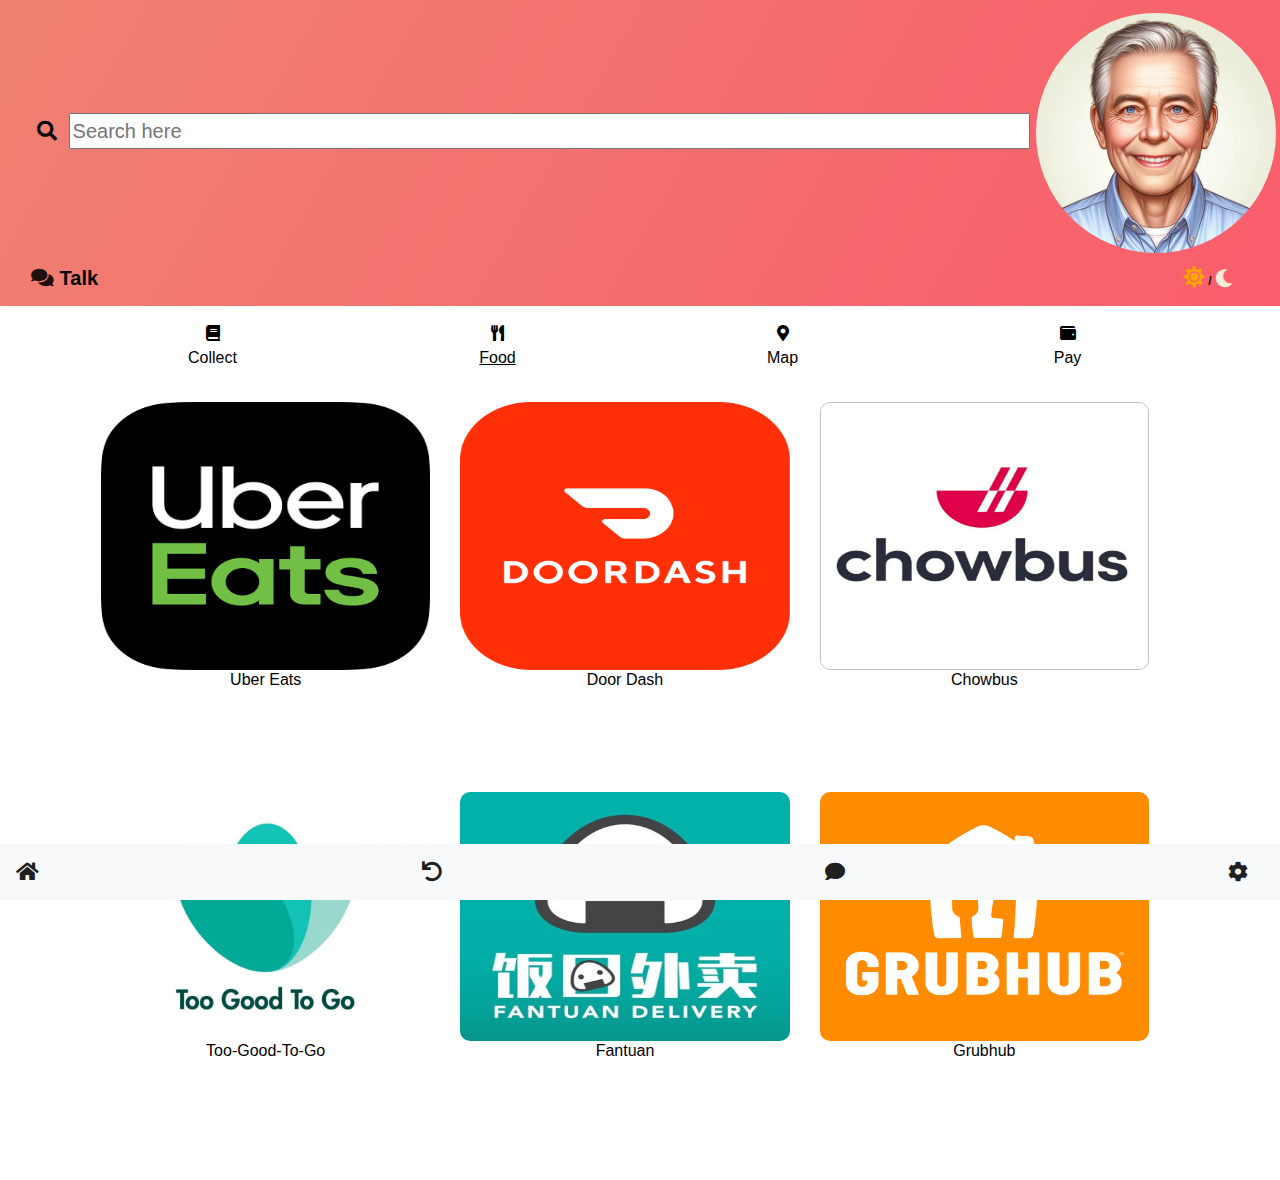
<file: index.html>
<!DOCTYPE html>
<html lang="en">

<head>
  <meta charset="UTF-8">
  <title>Home Page</title>
  <meta name="viewport" content="width=device-width, initial-scale=1">

  <link rel="stylesheet" href="https://stackpath.bootstrapcdn.com/bootstrap/4.5.2/css/bootstrap.min.css">

  <link rel="stylesheet" href="https://cdnjs.cloudflare.com/ajax/libs/font-awesome/5.15.1/css/all.min.css">

  <link rel="stylesheet" href="mainLayout.css">
</head>



<body>
  <section class="gradient-background" id="top-area">
    <div class="container-fluid">
      <!-- top nav -->
      <nav class="navbar navbar-light">
        <div class="navbar-brand">
          <button onclick="search()" style="background: none; border: none; cursor: pointer;">
            <i class="fa fa-search"></i>
          </button>
          <input type="text" id="Search" placeholder="Search here" style="width: 80%;">
          <img src="img/profit.png" height="50%" width="20%" id="teacher">
        </div>

        <div class="navbar-brand">
          <i class="fas fa-comments"></i>
          <span id="talkButton"
            style="font-weight:bold; cursor: pointer; color: #000000; text-decoration: none;">Talk</span>
          <div id="Response"></div>
        </div>

        <div class="navbar-brand">
          <a href="#" id="modeToggle" style="font-size:12px; cursor:pointer; color:inherit; text-decoration:none;">
            <i class="fas fa-sun" style="font-size:22px; color:orange;"></i>
            <span style="font-weight:bold;">/</span>
            <i class="fas fa-moon" style="font-size:18px; color:antiquewhite;"></i>
          </a>
          <div id="mode"></div>
        </div>
      </nav>
    </div>
  </section>

  <!-- service icon -->
  <section id="mid-area">
    <div class="container">
      <div class="row text-center mt-3 ">
        <div class="col" id="collectIcon">
          <i class="fa fa-book"></i>
          <p id="collect">Collect</p>
        </div>

        <div class="col" id="foodIcon">
          <i class="fa fa-utensils"></i>
          <p id="Food" class="underline">Food</p>
        </div>
        <div class="col" id="mapIcon">
          <i class="fa fa-map-marker-alt"></i>
          <p id="Map">Map</p>
        </div>
        <div class="col" id="payIcon">
          <i class="fa fa-wallet"></i>
          <p id="Pay">Pay</p>
        </div>
      </div>


      <!--collect-->
      <div class="col" id="collectContainer" style="display: none; border: 2px solid #000;">
        <div>
          <!-- 添加一个删除按钮 -->
          <button onclick="openConfirmModal()" style="background: none; border: none; cursor: pointer; float: right;">
            <i class="fa fa-trash" style="color: red;"></i>
          </button>
          
          <h5 class="card-title">Coupon Calculation</h5>
          <p id="userName1">User's Name</p>
          <p id="questionContent1">User's Question Content</p>
          <i id="cancellike" class="fa fa-book" style="color: red;"></i>
          <span id="likeCount1">0</span>
          <i class="far fa-comment"></i>
          <span id="commentCount1">0</span>
          <i class="far fa-eye"></i>
          <span id="viewCount1">0</span>
        </div>
      </div>
      <!--collect end-->

      <!-- 模态框开始 -->
      <div class="modal fade" id="confirmModal" tabindex="-1" role="dialog" aria-labelledby="confirmModalLabel" aria-hidden="true">
        <div class="modal-dialog modal-dialog-centered" role="document">
          <div class="modal-content">
            <div class="modal-header">
              <h5 class="modal-title" id="confirmModalLabel">Confirmation</h5>
              <button type="button" class="close" data-dismiss="modal" aria-label="Close">
                <span aria-hidden="true">&times;</span>
              </button>
            </div>
            <div class="modal-body">
              Are you sure you want to delete this item?
            </div>
            <div class="modal-footer">
              <button type="button" class="btn btn-secondary" data-dismiss="modal">Cancel</button>
              <button type="button" class="btn btn-danger" onclick="deleteCollectItem()">Delete</button>
            </div>
          </div>
        </div>
      </div>
      <!-- 模态框结束 -->

      <!-- food icon -->
      <div class="mt-3" id="foodServiceList">
        <div class="container row mt-3 px-3">
          <div class="col-4 text-center" id="uber">
            <!-- <button type="button" onclick="loadDoc()"> -->
            <a href="uber_eats.html">
              <img src="img/uber eats.png" class="img-icon" alt="Button Image" style="width: 100%; height: 75%;">
            </a>
              <!-- Uber Eats</button> -->

              <h6>Uber Eats</h6>
           
          </div>

          <div class="col-4 text-center">
            <a href="another_page.html">
              <img src="img/doordash.png" class="img-icon" alt="Button Image" style="width: 100%; height: 75%;">

            </a>
            <h6>Door Dash</h6>
          </div>

          <div class="col-4 text-center">
            <a href="another_page.html">
              <img src="img/chowbus.png" class="img-icon" alt="Button Image"
                style="width: 100%; height: 75%;border: 0.2px solid rgba(128, 128, 128, 0.5);">

            </a>
            <h6>Chowbus</h6>
          </div>
        </div>

        <div class="container row mt-3 px-3 py-3">
          <div class="col-4 text-center">
            <a href="another_page.html">
              <img src="img/too-good-to-go.png" class="img-icon" alt="Button Image" style="width: 100%; height: 70%;">

            </a>
            <h6>Too-Good-To-Go</h6>
          </div>

          <div class="col-4 text-center">
            <a href="another_page.html">
              <img src="img/fantuan.png" class="img-icon" alt="Button Image" style="width: 100%; height: 70%;">

            </a>
            <H6>Fantuan</H6>
          </div>

          <div class="col-4 text-center">
            <!-- <h5 class="card-title">Grub Hub</h5> -->
            <a href="another_page.html">
              <img src="img/grubhub.png" class="img-icon" alt="Button Image" style="width: 100%; height: 70%;">

            </a>
            <h6>Grubhub</h6>
          </div>
        </div>
      </div>
      <!--foodlist end-->

      <!--maplist-->
      <div class="container">
        <div class="row mt-3" id="mapPage" style="display: none;">
          <div class="container row mt-3 px-3">
            <div class="col-4 text-center">
              <a href="another_page.html">
                <img src="img/apple map.png" class="img-icon" alt="Button Image" style="width: 100%; height: 75%;">
              </a>
              <h6>Apple Map</h6>
            </div>

            <div class="col-4 text-center">
              <a href="google_maps.html">
                <img src="img/google map.png" class="img-icon" alt="Button Image" style="width: 100%; height: 75%;">

                <h6>Google Map</h6>
              </a>
            </div>

            <div class="col-4 text-center">
              <a href="another_page.html">
                <img src="img/waze-logo.png" class="img-icon" alt="Button Image" style="width: 100%; height: 75%;">
              </a>
              <h6>Waze Map</h6>
            </div>
          </div>

          <div class="container row mt-3 px-3 py-3">
            <div class="col-4 text-center">
              <a href="another_page.html">
                <img src="img/baidu_icon.png" class="img-icon" alt="Button Image" style="width: 100%; height: 70%;">
              </a>
              <h6>Baidu Map</h6>
            </div>

            <!-- The following two divs are placeholders for additional content if needed, matching the layout of the first block -->
            <div class="col-4 text-center">
              <!-- Placeholder for additional content -->
            </div>

            <div class="col-4 text-center">
              <!-- Placeholder for additional content -->
            </div>
          </div>
        </div>
      </div>
      <!--map end-->


      <!--paylist-->
      <div class="container">
        <div class="row mt-3" id="payPage" style="display: none;">
          <div class="container row mt-2 px-3">
            <div class="col-4 text-center">
              <a href="#">
                <img src="img/applepay.png" class="img-icon" alt="Apple Pay" style="width: 100%; height: 75%;">
              </a>
              <h6>Apple Pay</h6>
            </div>

            <div class="col-4 text-center">
              <a href="#">
                <img src="img/googlepay.png" class="img-icon" alt="Google Pay" style="width: 100%; height: 75%;">
              </a>
              <h6>Google Pay</h6>
            </div>

            <div class="col-4 text-center">
              <a href="#">
                <img src="img/alipay.png" class="img-icon" alt="Alipay" style="width: 100%; height: 75%;">
              </a>
              <h6>Alipay</h6>
            </div>
          </div>

          <div class="container row mt-0 px-3 py-3">
            <div class="col-4 text-center">
              <a href="#">
                <img src="img/paypal.png" class="img-icon" alt="Paypal"
                  style="width: 100%; height: auto; border: 0.2px solid rgba(128, 128, 128, 0.5);">
              </a>
              <h6>Paypal</h6>
            </div>
            <!-- The following two divs are placeholders in case you want to add more payment options -->
            <div class="col-4 text-center">
              <!-- Placeholder for another payment option -->
            </div>
            <div class="col-4 text-center">
              <!-- Placeholder for another payment option -->
            </div>
          </div>
        </div>
      </div>
      <!--paylist end-->
    </div>
  </section>

  <section class="footer">
    <div class="row mt-3">
      <!-- bottom nav -->
      <nav class="navbar fixed-bottom navbar-light bg-light">
        <a class="navbar-brand" href="index.html"><i class="fa fa-home"></i></a>
        <a class="navbar-brand" href="history.html"><i class="fa fa-undo"></i></a>
        <a class="navbar-brand" href="#"><i class="fa fa-comment"></i></a>
        <a class="navbar-brand" href="#"><i class="fa fa-cog"></i></a>
      </nav>
    </div>
  </section>




  <script src="https://code.jquery.com/jquery-3.5.1.slim.min.js"></script>
  <script src="https://cdnjs.cloudflare.com/ajax/libs/popper.js/1.16.0/umd/popper.min.js"></script>
  <script src="https://stackpath.bootstrapcdn.com/bootstrap/4.5.2/js/bootstrap.min.js"></script>
  <script src="main.js"></script>
</body>

</html>
</file>
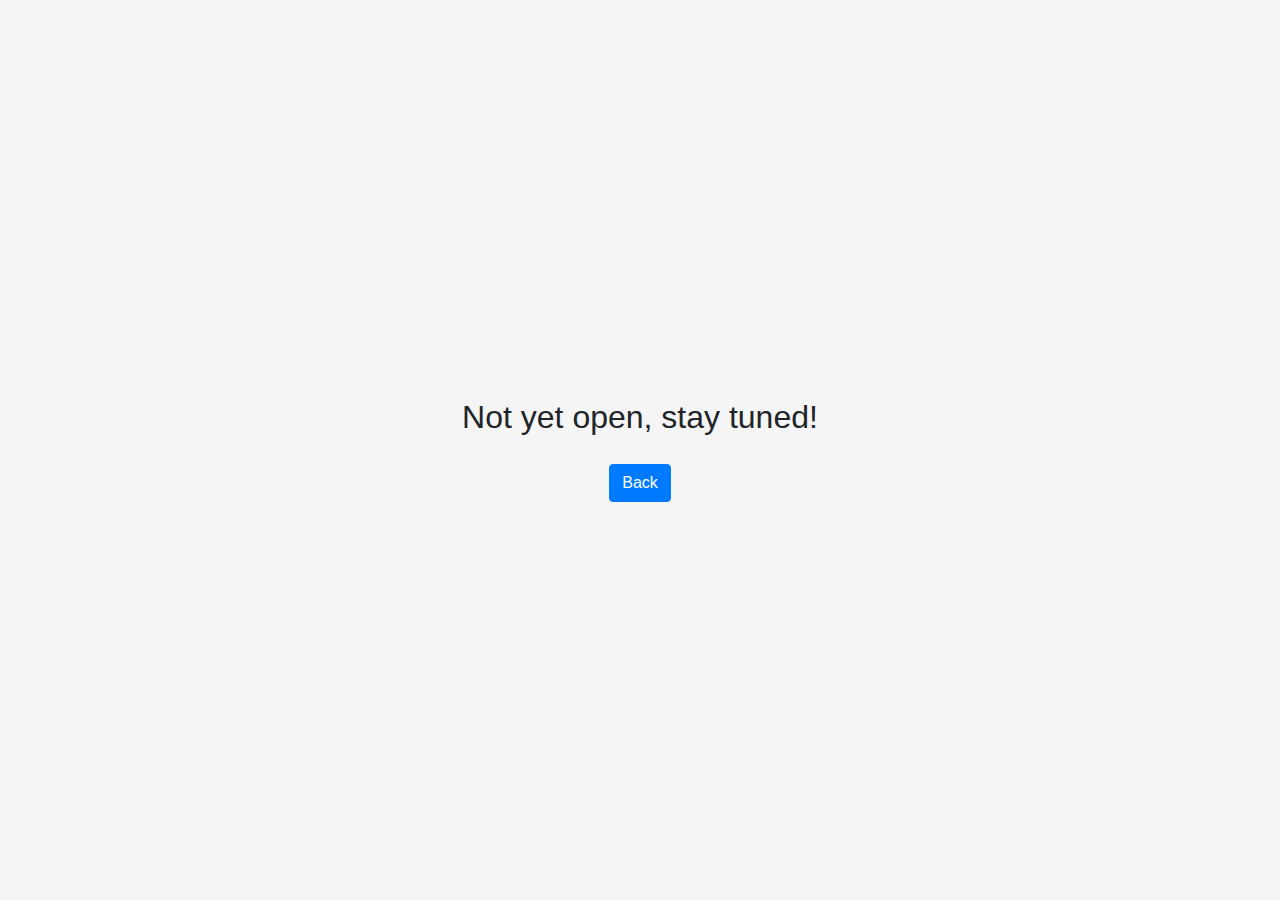
<file: another_page.html>
<!DOCTYPE html>
<html lang="zh-CN">
<head>
  <meta charset="UTF-8">
  <title>Not open</title>
  <meta name="viewport" content="width=device-width, initial-scale=1">
  <link rel="stylesheet" href="https://stackpath.bootstrapcdn.com/bootstrap/4.5.2/css/bootstrap.min.css">
  <style>
    body {
      display: flex;
      justify-content: center;
      align-items: center;
      height: 100vh;
      flex-direction: column;
      background-color: #f5f5f5;
      text-align: center;
    }
    .back-button {
      margin-top: 20px;
    }
  </style>
</head>
<body>

<div>
  <h2>Not yet open, stay tuned!</h2>
  <a href="index.html">
  <button class="btn btn-primary back-button" onclick="history.back()">Back</button>
  </a>
</div>

<script src="https://code.jquery.com/jquery-3.5.1.slim.min.js"></script>
<script src="https://cdnjs.cloudflare.com/ajax/libs/popper.js/1.16.0/umd/popper.min.js"></script>
<script src="https://stackpath.bootstrapcdn.com/bootstrap/4.5.2/js/bootstrap.min.js"></script>
</body>
</html>
</file>
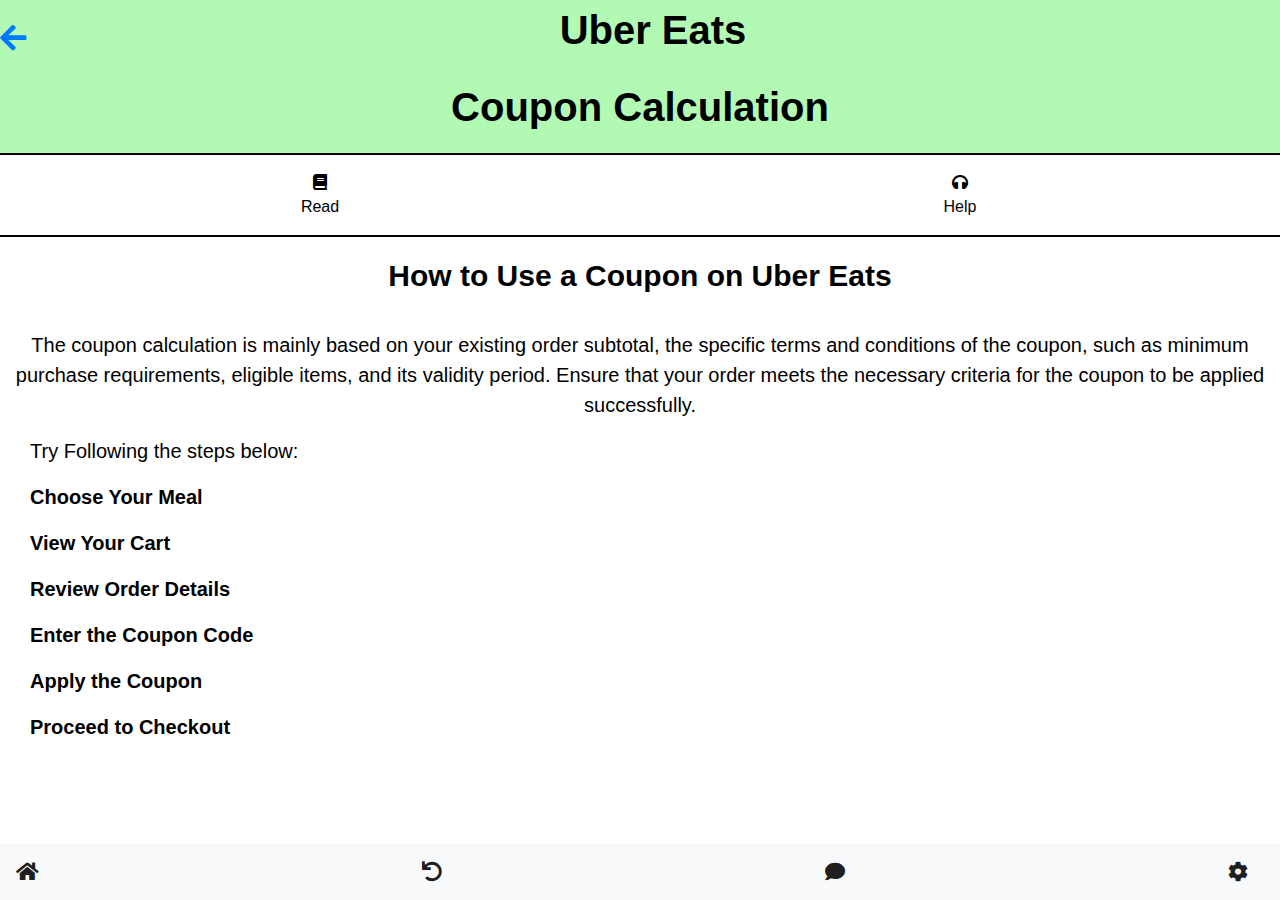
<file: DavidPost.html>
<!DOCTYPE html>
<html lang="en">

<head>
  <meta charset="UTF-8">
  <title>Home Page</title>
  <meta name="viewport" content="width=device-width, initial-scale=1">
  <link rel="stylesheet" href="https://stackpath.bootstrapcdn.com/bootstrap/4.5.2/css/bootstrap.min.css">
  <link rel="stylesheet" href="https://cdnjs.cloudflare.com/ajax/libs/font-awesome/5.15.1/css/all.min.css">
  <link rel="stylesheet" href="mainLayout.css">
  <script src="https://ajax.googleapis.com/ajax/libs/jquery/3.5.1/jquery.min.js"></script>
</head>

<body>
  <div class="container-fluid">
    <!-- Top nav -->
    <div class="row text-center mt-0" style="background-color: #b2fab4;">
      <div class="py-3" style="font-size: 30px;">
        <a href="uber_eats.html?triggerPost=true"><i class="fa fa-arrow-left"></i></a>
      </div>
      <div class="col">
        <p style="font-size: 40px; font-weight: bold;">Uber Eats</p>
      </div>
    </div>

    <div class="row text-center mt-0" style="background-color: #b2fab4;">
      <div class="col">
        <p style="font-size: 40px; font-weight: bold;">Coupon Calculation</p>
      </div>
    </div>


    <!-- Service icon -->
    <div class="row text-center mt-0" style=" border-top: 2px solid #000; border-bottom: 2px solid #000;">
      <!-- Icons as seen on the provided image -->
      <div class="col mt-3">
        <i class="fa fa-book"></i>
        <p>Read</p>
      </div>
      <div class="col mt-3">
        <i class="fa fa-headphones"></i>
        <p>Help</p>
      </div>
    </div>

    <!-- Step 1 description -->
    <!-- Text Centered in its own row -->
    <div class="row mt-3 text-center">
      <div class="col">
        <p style="font-size: 30px; font-weight: bold;">How to Use a Coupon on Uber Eats</p>
      </div>
    </div>
    
    <div class="row mt-3 text-center">
      <div class="col">
        <p style="font-size: 20px;">The coupon calculation is mainly based on your existing order subtotal, the specific terms and conditions of the coupon, such as minimum purchase requirements, eligible items, and its validity period. Ensure that your order meets the necessary criteria for the coupon to be applied successfully.</p>
      </div>
    </div>
    <div class="col">
      <p style="font-size: 20px;">Try Following the steps below:</p>
    </div>
    <div class="col">
      <p style="font-size: 20px;font-weight: bold;">Choose Your Meal</p>
    </div>
    <div class="col">
      <p style="font-size: 20px;font-weight: bold;">View Your Cart</p>
    </div>
    <div class="col">
      <p style="font-size: 20px;font-weight: bold;">Review Order Details</p>
    </div>
    <div class="col">
      <p style="font-size: 20px;font-weight: bold;">Enter the Coupon Code</p>
    </div>
    <div class="col">
      <p style="font-size: 20px;font-weight: bold;">Apply the Coupon</p>
    </div>
    <div class="col">
      <p style="font-size: 20px;font-weight: bold;">Proceed to Checkout</p>
    </div>


    <div class="row justify-content-center mt-3" id="ButtonRow" style="padding-bottom: 80px;">
    </div>



    <!-- Bottom nav -->
    <nav class="navbar fixed-bottom navbar-light bg-light">
      <a class="navbar-brand" href="index.html"><i class="fa fa-home"></i></a>
      <a class="navbar-brand" href="history.html"><i class="fa fa-undo"></i></a>
      <a class="navbar-brand" href="#"><i class="fa fa-comment"></i></a>
      <a class="navbar-brand" href="#"><i class="fa fa-cog"></i></a>
    </nav>

  </div>
</body>

</html>
</file>
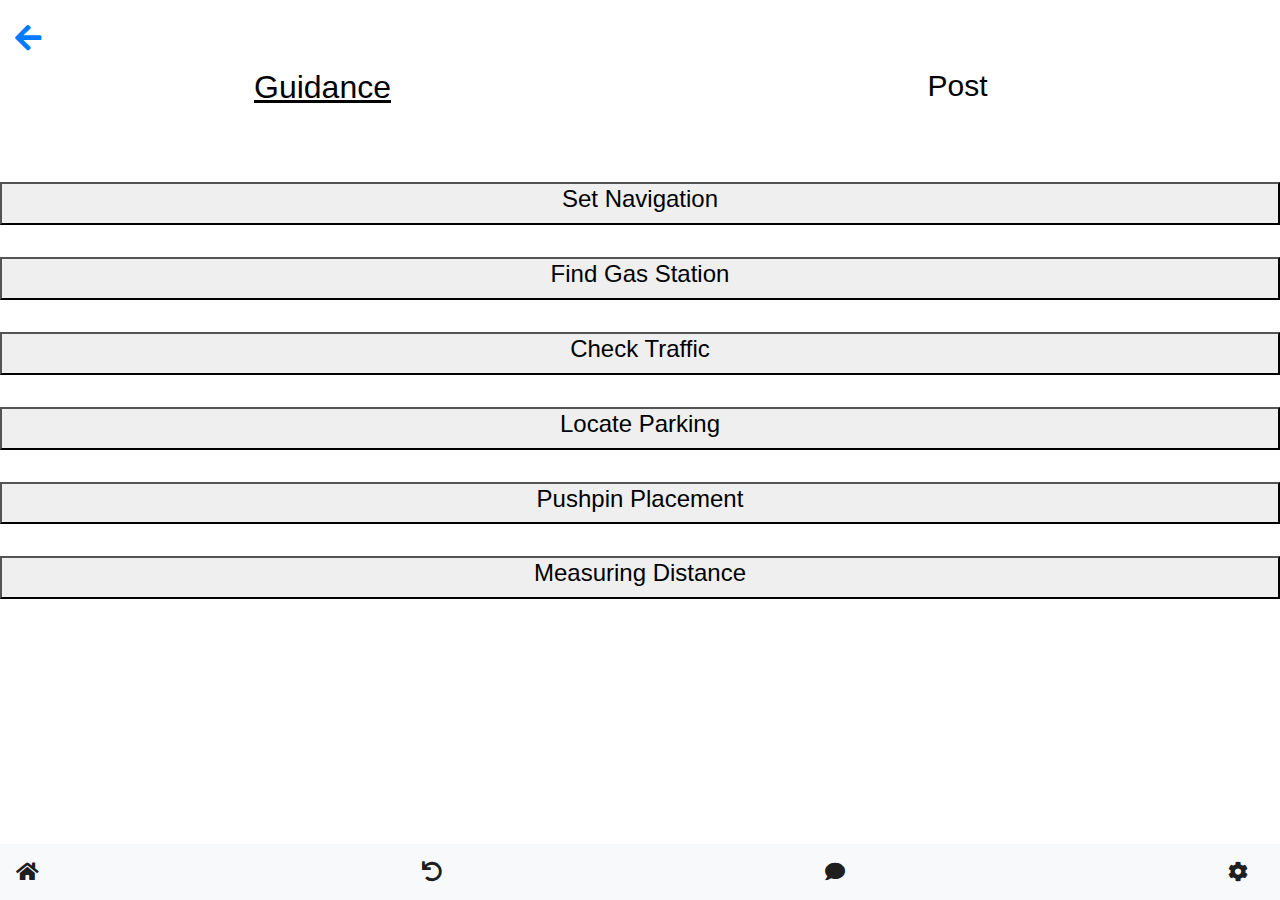
<file: google_maps.html>
<!DOCTYPE html>
<html lang="en">

<head>
  <meta charset="UTF-8">
  <title>Home Page</title>
  <meta name="viewport" content="width=device-width, initial-scale=1">

  <link rel="stylesheet" href="https://stackpath.bootstrapcdn.com/bootstrap/4.5.2/css/bootstrap.min.css">

  <link rel="stylesheet" href="https://cdnjs.cloudflare.com/ajax/libs/font-awesome/5.15.1/css/all.min.css">

  <link rel="stylesheet" href="mainLayout.css">
</head>
  <style>

    /* 上部分样式 */
    .top {
      background-color: #eee;
      color: #333;
      padding: 20px;
    }

    /* 上中部分样式 */
    .top-middle {
      white-space: nowrap; /* 防止文本换行 */
      overflow-x: auto; /* 允许横向滚动 */
      background-color: #fff;
      padding: 20px;
    }

    /* 下中部分样式 */
    .bottom-middle {
      max-height: 300px; /* 设置下中部分的最大高度，使其可垂直滚动 */
      overflow-y: auto; /* 允许垂直滚动 */
      background-color: #fff;
      padding: 20px;
    }

    /* 下部分样式 */
    .bottom {
      background-color: #fff;
      color: #fff;
      padding: 20px;
    }
  </style>
</head>

<body>
  <section class="gradient-background">

    </section>

    <div class="top-middle" style="position: relative;">
      <!-- 返回图标 -->
      <div class="py-3" style="position: absolute; left: 15px; top: 0px; font-size: 30px;">
        <a href="index.html"><i class="fa fa-arrow-left"></i></a>
      </div>

      <!-- 服务图标 -->
      <div class="row text-center mt-3 py-3">
        <div class="col py-3">
          <h2 id="Guidance" class="underline">Guidance</h2>
        </div>
        
        <div class="col py-3">
          <h2 id="Post" style="font-size: 30px;">Post</h2>
        </div>
      </div>
    </div>

    <!--Guidance  -->
    <div class="col-mt-4" id="Guidance_page">
      <div class="col-mt-4 text-center py-3">
        <a href="another_page.html">
          <button style="width: 100%;">
            <h4>Set Navigation</h4>
          </button>
        </a>
      </div>
  
      <div class="col-mt-4 text-center py-3">
        <a href="another_page.html">
          <button style="width: 100%;">
            <h4>Find Gas Station</h4>
          </button>
        </a>
      </div>
      
      <div class="col-mt-4 text-center py-3">
        <a href="another_page.html">
          <button style="width: 100%;">
            <h4>Check Traffic</h4>
          </button>
        </a>
      </div>

      <div class="col-mt-4 text-center py-3">
        <a href="yet_another_page.html">
          <button style="width: 100%;">
            <h4>Locate Parking</h4>
          </button>
        </a>
      </div>

      <div class="col-mt-4 text-center py-3">
        <a href="yet_another_page.html">
          <button style="width: 100%;">
            <h4>Pushpin Placement</h4>
          </button>
        </a>
      </div>

      <div class="col-mt-4 text-center py-3">
        <a href="yet_another_page.html">
          <button style="width: 100%;">
            <h4>Measuring Distance</h4>
          </button>
        </a>
      </div>
      
    </div>

    <div class="col-mt-4 post_card" id="Post_page" style="display: none;">
      <!--Post  -->
      <div class="card-container">
        <div class="card" >
          <div class="card-body">
            <h5 class="card-title">Find a nearby mall</h5>
            <p id="userName">User's Name</p>
            <p id="questionContent">User's Question Content</p>
            <div class="icon-bar">
              <i id="likeIcon" class="fa fa-book"></i> <!-- 图标表示收藏 -->
              <span id="likeCount">0</span> <!-- 显示收藏数量 -->
              <i class="far fa-comment"></i> <!-- 图标表示评论 -->
              <span id="commentCount">0</span> <!-- 显示评论数量 -->
              <i class="far fa-eye"></i> <!-- 图标表示浏览量 -->
              <span id="viewCount">0</span> <!-- 显示浏览量 -->
            </div>
            <a href="user_question_detail.html">Read More</a>
          </div>
        </div>

        

      </div>
      <!--Post  -->
      
      
    </div>
    
  </div>

  <div class="bottom">
    <div class="row mt-3">
      <!-- bottom nav -->
      <nav class="navbar fixed-bottom navbar-light bg-light">
        <a class="navbar-brand" href="index.html"><i class="fa fa-home"></i></a>
        <a class="navbar-brand" href="history.html"><i class="fa fa-undo"></i></a>

        <a class="navbar-brand" href="#" id="PlusIcon" style="display: none;"><i class="fa fa-plus-square"></i></a>
        
        <a class="navbar-brand" href="#"><i class="fa fa-comment"></i></a>
        <a class="navbar-brand" href="#"><i class="fa fa-cog"></i></a>
      </nav>
    </div>
  y</div>



  <script src="https://code.jquery.com/jquery-3.5.1.slim.min.js"></script>
  <script src="https://cdnjs.cloudflare.com/ajax/libs/popper.js/1.16.0/umd/popper.min.js"></script>
  <script src="https://stackpath.bootstrapcdn.com/bootstrap/4.5.2/js/bootstrap.min.js"></script>
  
  <script src="Google_Maps.js"></script>
  
  

  
</body>

</html>
</file>
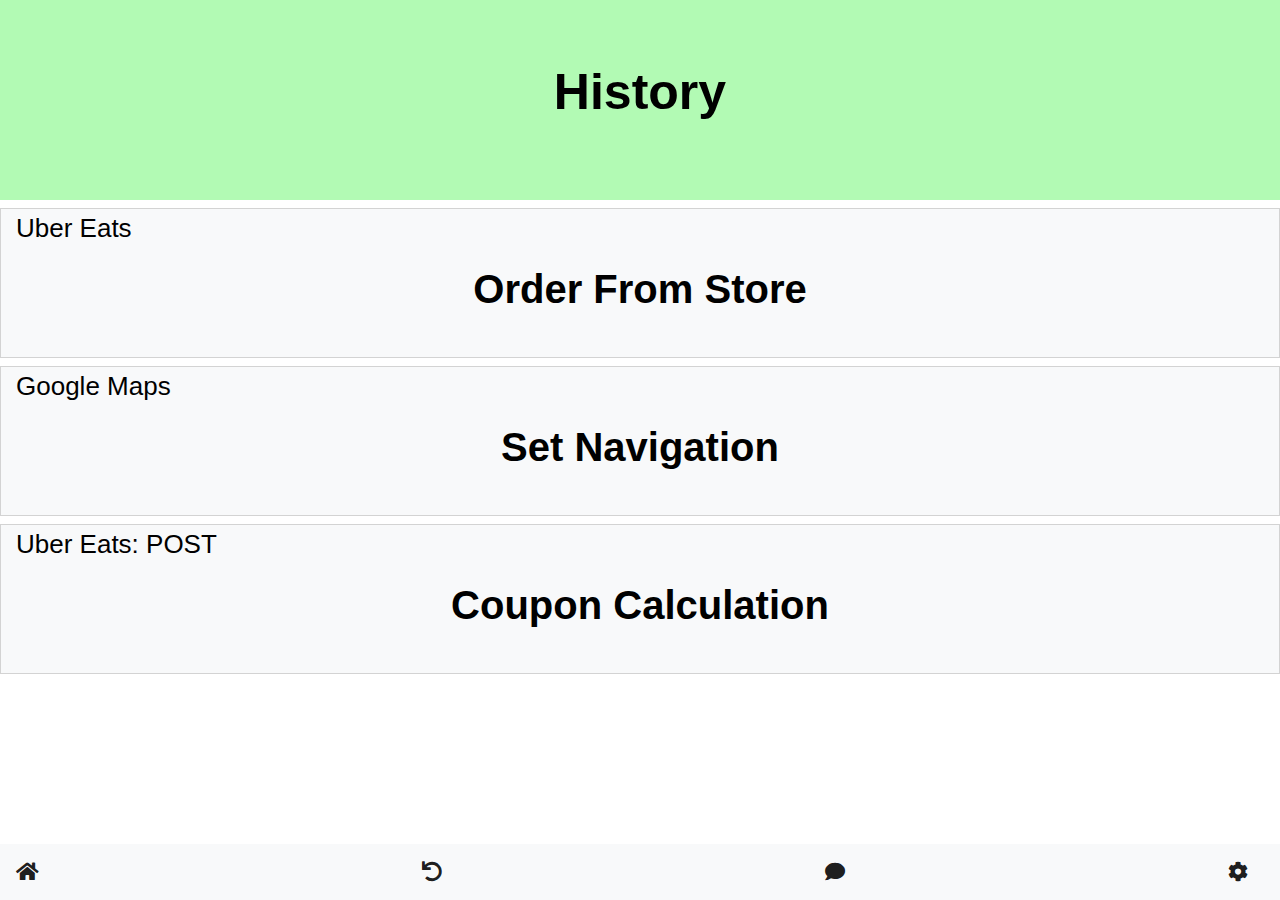
<file: history.html>
<!DOCTYPE html>
<html lang="en">

<head>
  <meta charset="UTF-8">
  <title>Home Page</title>
  <meta name="viewport" content="width=device-width, initial-scale=1">
  <link rel="stylesheet" href="https://stackpath.bootstrapcdn.com/bootstrap/4.5.2/css/bootstrap.min.css">
  <link rel="stylesheet" href="https://cdnjs.cloudflare.com/ajax/libs/font-awesome/5.15.1/css/all.min.css">
  <link rel="stylesheet" href="mainLayout.css">
  <script src="https://ajax.googleapis.com/ajax/libs/jquery/3.5.1/jquery.min.js"></script>
</head>

<body>

  <div class="container-fluid">
    <!-- Top nav -->
    <div class="row mt-0 d-flex align-items-center text-center" style="height: 200px; background-color: #b2fab4;">
      <div class="col">
        <p style="font-size: 50px; font-weight: bold;">History</p>
      </div>
    </div>


    <div class="row mt-2" style="height: 150px; background-color: #f8f9fa; border: 1px solid #d3d3d3; cursor: pointer;"
      onclick="location.href='OrderFromStoreStep.html';">
      <!-- 第一行，左对齐 -->
      <div class="col-12 text-left align-self-start" style="height: 50px;">
        <p class="mb-0" style="font-size: 26px;">Uber Eats</p>
      </div>
      <!-- 第二行，水平居中 -->
      <div class="col-12 text-center" style="height: 100px;">
        <p class="mb-0" style="font-size: 40px; font-weight: bold;">Order From Store</p>
      </div>
    </div>

    <div class="row mt-2" style="height: 150px; background-color: #f8f9fa; border: 1px solid #d3d3d3; cursor: pointer;"
      onclick="location.href='your-link.html';">
      <!-- 第一行，左对齐 -->
      <div class="col-12 text-left align-self-start" style="height: 50px;">
        <p class="mb-0" style="font-size: 26px;">Google Maps</p>
      </div>
      <!-- 第二行，水平居中 -->
      <div class="col-12 text-center" style="height: 100px;">
        <p class="mb-0" style="font-size: 40px; font-weight: bold;">Set Navigation</p>
      </div>
    </div>

    <div class="row mt-2" style="height: 150px; background-color: #f8f9fa; border: 1px solid #d3d3d3; cursor: pointer;"
      onclick="location.href='DavidPost.html';">
      <!-- 第一行，左对齐 -->
      <div class="col-12 text-left align-self-start" style="height: 50px;">
        <p class="mb-0" style="font-size: 26px;">Uber Eats: POST</p>
      </div>
      <!-- 第二行，水平居中 -->
      <div class="col-12 text-center" style="height: 100px;">
        <p class="mb-0" style="font-size: 40px; font-weight: bold;">Coupon Calculation</p>
      </div>
    </div>






    <!-- Bottom nav -->
    <nav class="navbar fixed-bottom navbar-light bg-light">
      <a class="navbar-brand" href="index.html"><i class="fa fa-home"></i></a>
      <a class="navbar-brand" href="history.html"><i class="fa fa-undo"></i></a>
      <a class="navbar-brand" href="#"><i class="fa fa-comment"></i></a>
      <a class="navbar-brand" href="#"><i class="fa fa-cog"></i></a>
    </nav>

  </div>
</body>

</html>
</file>
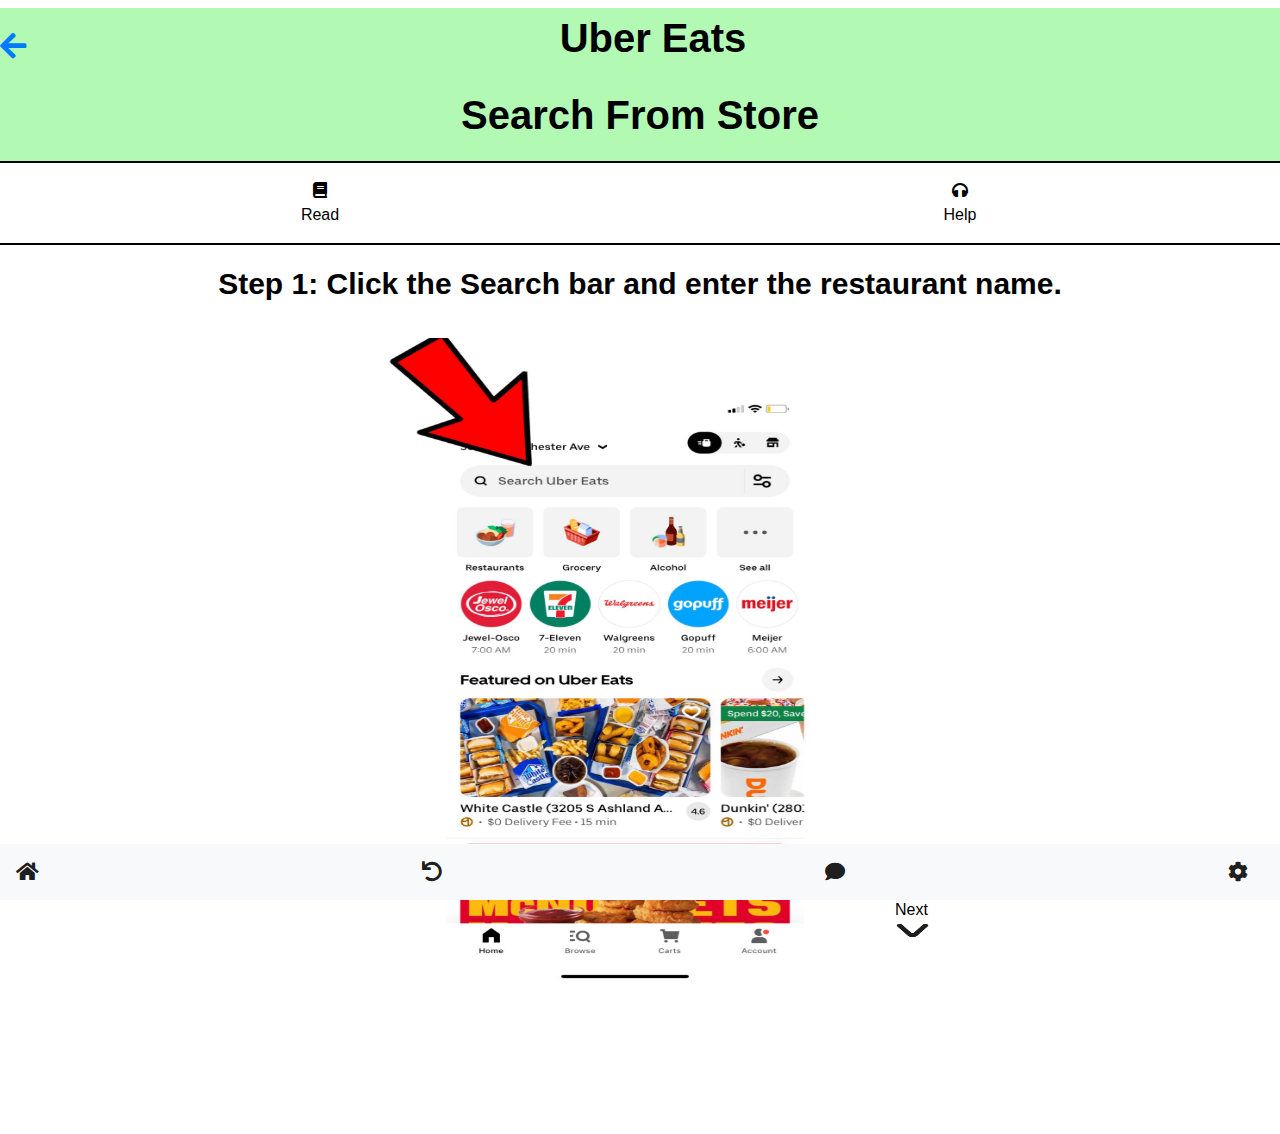
<file: OrderFromStoreStep.html>
<!DOCTYPE html>
<html lang="en">

<head>
  <meta charset="UTF-8">
  <title>Home Page</title>
  <meta name="viewport" content="width=device-width, initial-scale=1">
  <link rel="stylesheet" href="https://stackpath.bootstrapcdn.com/bootstrap/4.5.2/css/bootstrap.min.css">
  <link rel="stylesheet" href="https://cdnjs.cloudflare.com/ajax/libs/font-awesome/5.15.1/css/all.min.css">
  <link rel="stylesheet" href="mainLayout.css">
  <script src="https://ajax.googleapis.com/ajax/libs/jquery/3.5.1/jquery.min.js"></script>
</head>

<body>
  <div class="container-fluid">
    <!-- Top nav -->
    <div class="row text-center mt-2" style="background-color: #b2fab4;">
      <div class="py-3" style="font-size: 30px;">
        <a href="uber_eats.html"><i class="fa fa-arrow-left"></i></a>
      </div>
      <div class="col">
        <p style="font-size: 40px; font-weight: bold;">Uber Eats</p>
      </div>
    </div>

    <div class="row text-center mt-0" style="background-color: #b2fab4;">
      <div class="col">
        <p style="font-size: 40px; font-weight: bold;">Search From Store</p>
      </div>
    </div>


    <!-- Service icon -->
    <div class="row text-center mt-0" style=" border-top: 2px solid #000; border-bottom: 2px solid #000;">
      <!-- Icons as seen on the provided image -->
      <div class="col mt-3">
        <i class="fa fa-book"></i>
        <p>Read</p>
      </div>
      <div class="col mt-3">
        <i class="fa fa-headphones"></i>
        <p>Help</p>
      </div>
    </div>

    <!-- Step 1 description -->
    <!-- Text Centered in its own row -->
    <div class="row mt-3 text-center">
      <div class="col">
        <p id="ChangeableText" style="font-size: 30px; font-weight: bold;">Step 1: Click the Search bar and enter the
          restaurant name.</p>
      </div>
    </div>
    <!-- Image Centered in its own row -->
    <div class="row mt-3 justify-content-center">
      <div class="col-auto">
        <img src="img/Step1.png" id="ChangeableImage" style="width: 500px; height: 700px;">
      </div>
      <div class="col-auto position-relative">
        <div id="prevContent">
        </div>
        <div id="nextContent">
          <img src="img/unnamed.jpg"
            style="cursor: pointer; position: absolute; width: 35px; height: 15px; bottom: 100px; left: 5px;"
            onclick="changePage()">
          <!-- 增加 bottom 值来将文本 "Next" 向上移动 -->
          <p style="position: absolute; bottom: 100px; left: 5px;">Next</p>
        </div>
      </div>
    </div>

    <div class="row justify-content-center mt-3" id="ButtonRow" style="padding-bottom: 80px;">
    </div>



    <!-- Bottom nav -->
    <nav class="navbar fixed-bottom navbar-light bg-light">
      <a class="navbar-brand" href="index.html"><i class="fa fa-home"></i></a>
      <a class="navbar-brand" href="history.html"><i class="fa fa-undo"></i></a>
      <a class="navbar-brand" href="#"><i class="fa fa-comment"></i></a>
      <a class="navbar-brand" href="#"><i class="fa fa-cog"></i></a>
    </nav>

  </div>
</body>

</html>

<script>
  var num = 1;
  function changePage() {
    var image = document.getElementById('ChangeableImage');
    var text = document.getElementById('ChangeableText');
    var prev = document.getElementById('prevContent');
    var next = document.getElementById('nextContent');
    var newSrc = '';
    var newText = '';
    var prevImage = '';
    var nextImage = '';
    switch (num) {
      case 0:
        $('#prevContent').html('');
          newSrc = 'img/Step1.png';
          newText = 'Step 1: Click the Search bar and enter the restaurant name.';
          prevImage = 'img/unnamed.jpg';
          nextImage = 'img/unnamed.jpg';
        break;
      case 1:
        // 设置新图片的路径
        $('#prevContent').html(`
          <img src="img/unnamed.jpg" style="cursor: pointer; position: absolute; width: 35px; height: 15px; top: 20px; left: 5px; transform: rotate(180deg);" onclick="prevPage()">
          <!-- 修改文本内容为 "Prev" 并调整定位 -->
          <p style="position: absolute; top: 34px; left: 7px;">Prev</p>
        `);

          newSrc = 'img/Step2.png';
          newText = 'Step 2: Select a matching restaurant.';
          prevImage = 'img/unnamed.jpg';
          nextImage = 'img/unnamed.jpg';
        break; // 防止后续代码执行
      case 2:
        // 设置新图片的路径
          newSrc = 'img/Step3.png';
          newText = 'Step 3: Scroll down and click on the item you want to order.';
          prevImage = 'img/unnamed.jpg';
          nextImage = 'img/unnamed.jpg';
        break; // 防止后续代码执行
      case 3:
        // 设置新图片的路径
          newSrc = 'img/Step4.png';
          newText = 'Step 4: Click "Add 1 to cart" button below to add this item.';
          prevImage = 'img/unnamed.jpg';
          nextImage = 'img/unnamed.jpg';
        break; // 防止后续代码执行
      case 4:
        // 设置新图片的路径
          newSrc = 'img/Step5.png';
          newText = 'Step 5: Repeat step3 to choose more items or checkout below.';
          prevImage = 'img/unnamed.jpg';
          nextImage = 'img/unnamed.jpg';
        break; // 防止后续代码执行
      case 5:
        // 设置新图片的路径
          newSrc = 'img/Step6.png';
          newText = 'Step 6: Checkout in cart by clicking "Go to checkout".';
          prevImage = 'img/unnamed.jpg';
          nextImage = 'img/unnamed.jpg';
        break; // 防止后续代码执行
      case 6:
        // 设置新图片的路径
          newSrc = 'img/Step7.png';
          newText = 'Step 7: Check that your personal information is correct and click "Next".';
          prevImage = 'img/unnamed.jpg';
          nextImage = 'img/unnamed.jpg';
        break; // 防止后续代码执行
      case 7:
        // 设置新图片的路径
          newSrc = 'img/Step8.jpg';
        image.style.width = '500px';  // 例如 '300px'
        image.style.height = '600px'; // 例如 '400px'
          newText = 'Step 8: Click on "Place order" to complete your order. Congratulations！';
          prevImage = 'img/unnamed.jpg';
          nextImage = 'img/unnamed.jpg';
        $('#ButtonRow').html(`
          <a href="uber_eats.html">
            <div class="col-auto">
              <button type="button" id="prevButton" onclick="ReturnToSearch()">Return to Search</button>
            </div>
          </a>
          <a href="uber_eats.html?triggerPost=true">
            <div class="col-auto">
              <button type="button" id="nextButton">See user's post</button>
            </div>
          </a>
        `);
        $('#nextContent').html('');

    }
    $(image).fadeOut(500, function() {
      // 预加载新图片
      var imgPreload = new Image();
      imgPreload.onload = function() {
        // 当预加载完成后，设置新的src并淡入图片
        image.src = this.src;
        $(image).fadeIn(500);
      };
      // 设置预加载图片的src
      imgPreload.src = newSrc;
    });

    $(next).fadeOut(500, function() {
      // 预加载新图片
      var imgPreload = new Image();
      imgPreload.onload = function() {
        // 设置延迟2秒后再淡入图片
        setTimeout(function() {
          $(next).fadeIn(500);
        }, 2000); // 2000毫秒 = 2秒
      };
      // 设置预加载图片的src
      imgPreload.src = nextImage;
    });

    $(prev).fadeOut(500, function() {
      // 预加载新图片
      var imgPreload = new Image();
      imgPreload.onload = function() {
        // 设置延迟2秒后再淡入图片
        setTimeout(function() {
          $(prev).fadeIn(500);
        }, 2000); // 同样的2秒延迟
      };
      // 设置预加载图片的src
      imgPreload.src = prevImage;
    });

    // 渐变切换文本
    $(text).fadeOut(500, function() {
      text.textContent = newText; // 在淡出完成后更改文本
      $(text).fadeIn(500); // 然后淡入新文本
    });
    num = num + 1;
  }

  function ReturnToSearch() { }


  function prevPage() {
    var image = document.getElementById('ChangeableImage');
    if (num == 8) {
      $('#ButtonRow').html('');
      image.style.width = '500px';
      image.style.height = '700px';
      $('#nextContent').html(`
        <img src="img/unnamed.jpg" style="cursor: pointer; position: absolute; width: 35px; height: 15px; bottom: 100px; left: 5px;" onclick="changePage()">
        <!-- 增加 bottom 值来将文本 "Next" 向上移动 -->
        <p style="position: absolute; bottom: 100px; left: 5px;">Next</p>
      `);
    }
    num = num - 2;
    changePage();
  }

</script>
</file>
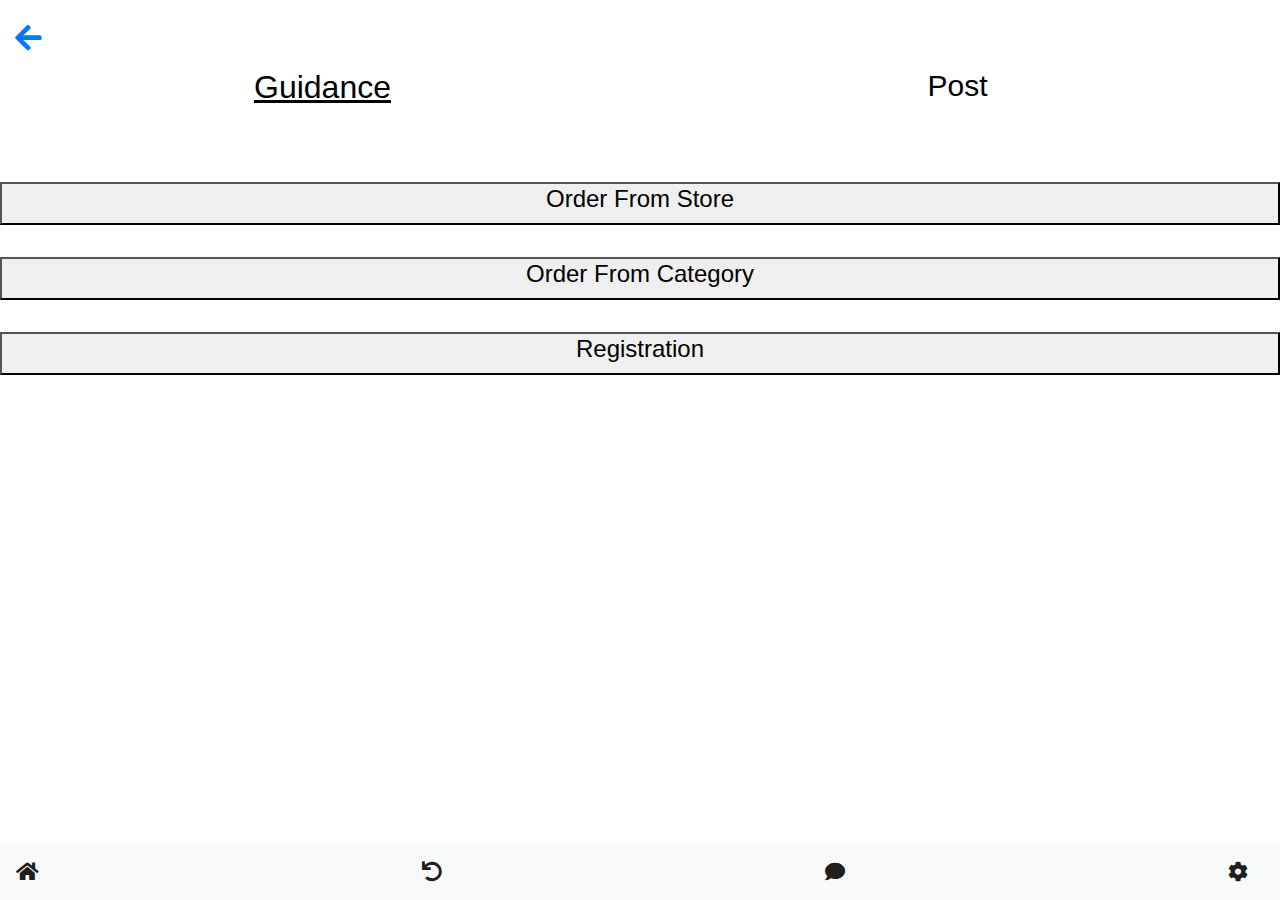
<file: uber_eats.html>
<!DOCTYPE html>
<html lang="en">

<head>
  <meta charset="UTF-8">
  <title>Home Page</title>
  <meta name="viewport" content="width=device-width, initial-scale=1">

  <link rel="stylesheet" href="https://stackpath.bootstrapcdn.com/bootstrap/4.5.2/css/bootstrap.min.css">

  <link rel="stylesheet" href="https://cdnjs.cloudflare.com/ajax/libs/font-awesome/5.15.1/css/all.min.css">

  <link rel="stylesheet" href="mainLayout.css">

</head>
<style>
  /* 上部分样式 */
  .top {
    background-color: #eee;
    color: #333;
    padding: 20px;
  }

  /* 上中部分样式 */
  .top-middle {
    white-space: nowrap;
    /* 防止文本换行 */
    overflow-x: auto;
    /* 允许横向滚动 */
    background-color: #fff;
    padding: 20px;
  }

  /* 下中部分样式 */
  .bottom-middle {
    max-height: 300px;
    /* 设置下中部分的最大高度，使其可垂直滚动 */
    overflow-y: auto;
    /* 允许垂直滚动 */
    background-color: #fff;
    padding: 20px;
  }

  /* 下部分样式 */
  .bottom {
    background-color: #fff;
    color: #fff;
    padding: 20px;
  }
</style>

</head>

<body>
  <section class="gradient-background">

  </section>

  <div id="mid-area">
    <div class="top-middle" style="position: relative;">
      <!-- 返回图标 -->
      <div class="py-3" style="position: absolute; left: 15px; top: 0px; font-size: 30px;">
        <a href="index.html"><i class="fa fa-arrow-left"></i></a>
      </div>

      <!-- 服务图标 -->
      <div class="row text-center mt-3 py-3">
        <div class="col py-3">
          <h2 id="Guidance" class="underline">Guidance</h2>
        </div>

        <div class="col py-3">
          <h2 id="Post" style="font-size: 30px;">Post</h2>
        </div>
      </div>
    </div>

    <!--Guidance  -->
    <div class="col-mt-4" id="Guidance_page">
      <div class="col-mt-4 text-center py-3">
        <a href="OrderFromStoreStep.html">
          <button style="width: 100%;">
            <h4>Order From Store</h4>
          </button>
        </a>
      </div>

      <div class="col-mt-4 text-center py-3">
        <a href="another_page.html">
          <button style="width: 100%;">
            <h4>Order From Category</h4>
          </button>
        </a>
      </div>

      <div class="col-mt-4 text-center py-3">
        <a href="another_page.html">
          <button style="width: 100%;">
            <h4>Registration</h4>
          </button>
        </a>
      </div>
    </div>

    <div class="col-mt-4 post_card" id="Post_page" style="display: none;">
      <!--Post  -->
      <div id="cardContainer" class="card-container">
        <div class="card">
          <div class="card-body">
            <h5 class="card-title">Coupon Calculation</h5>
            <p id="userName">User's Name</p>
            <p id="questionContent">User's Question Content</p>
            <div class="icon-bar">
              <i id="likeIcon" class="fa fa-book"></i> <!-- 图标表示收藏 -->
              <span id="likeCount">0</span> <!-- 显示收藏数量 -->
              <i class="far fa-comment"></i> <!-- 图标表示评论 -->
              <span id="commentCount">0</span> <!-- 显示评论数量 -->
              <i class="far fa-eye"></i> <!-- 图标表示浏览量 -->
              <span id="viewCount">0</span> <!-- 显示浏览量 -->
            </div>
            <a href="DavidPost.html">Read More</a>
          </div>
        </div>
        
      </div>
      <!--Post  -->


    </div>
    <div class="col-mt-4 post_card" id="post-form" style="display: none;">
      <input type="text" id="user-name" placeholder="Your name">
      <textarea id="post-content"></textarea>
      <button id="submit-post-btn">Post</button>
    </div>
  </div>
  </div>

  <div class="bottom">
    <div class="row mt-3">
      <!-- bottom nav -->
      <nav class="navbar fixed-bottom navbar-light bg-light">
        <a class="navbar-brand" href="index.html"><i class="fa fa-home"></i></a>
        <a class="navbar-brand" href="history.html"><i class="fa fa-undo"></i></a>

        <button class="navbar-brand" id="PlusIcon" style="display: none;"><i class="fa fa-plus-square"></i></button>


        <a class="navbar-brand" href="#"><i class="fa fa-comment"></i></a>
        <a class="navbar-brand" href="#"><i class="fa fa-cog"></i></a>
      </nav>
    </div>

  </div>



  <script src="https://code.jquery.com/jquery-3.5.1.slim.min.js"></script>
  <script src="https://cdnjs.cloudflare.com/ajax/libs/popper.js/1.16.0/umd/popper.min.js"></script>
  <script src="https://stackpath.bootstrapcdn.com/bootstrap/4.5.2/js/bootstrap.min.js"></script>

  <script src="uber_eats.js"></script>




</body>

</html>
</file>
<file: mainLayout.css>
.underline {
  text-decoration: underline;
  cursor: pointer;
}

.post_card {
  width: 300px;
  margin: 20px;
  box-shadow: 0 4px 8px 0 rgba(0, 0, 0, 0.2);
  padding: 10px;
  border-radius: 5px;
}

.user-name {
  font-weight: bold;
}


.gradient-background {
  background: linear-gradient(300deg, #00bfff, #ff4c68, #ef8172);
  background-size: 300% 300%;
  animation: gradient-animation 18s ease infinite;
}

@keyframes gradient-animation {
  0% {
    background-position: 0% 50%;
  }

  50% {
    background-position: 100% 50%;
  }

  100% {
    background-position: 0% 50%;
  }
}

#teacher {
  border-radius: 50%;
}

.img-icon {
  border-top-left-radius: 10px;
  border-top-right-radius: 10px;
  border-bottom-right-radius: 10px;
  border-bottom-left-radius: 10px;
}


:root {
  --background-color: #ffffff;
  --text-color: #000000;

}


.dark-mode {
  --background-color: #333;
  --text-color: #ecf0f1;
  --h6-color: #ecf0f1;
}


body {
  background-color: var(--background-color);
  color: var(--text-color);

}

#collectContainer {
  border-radius: 5px;
  padding: 10px;
  margin: 10px;
}
</file>
